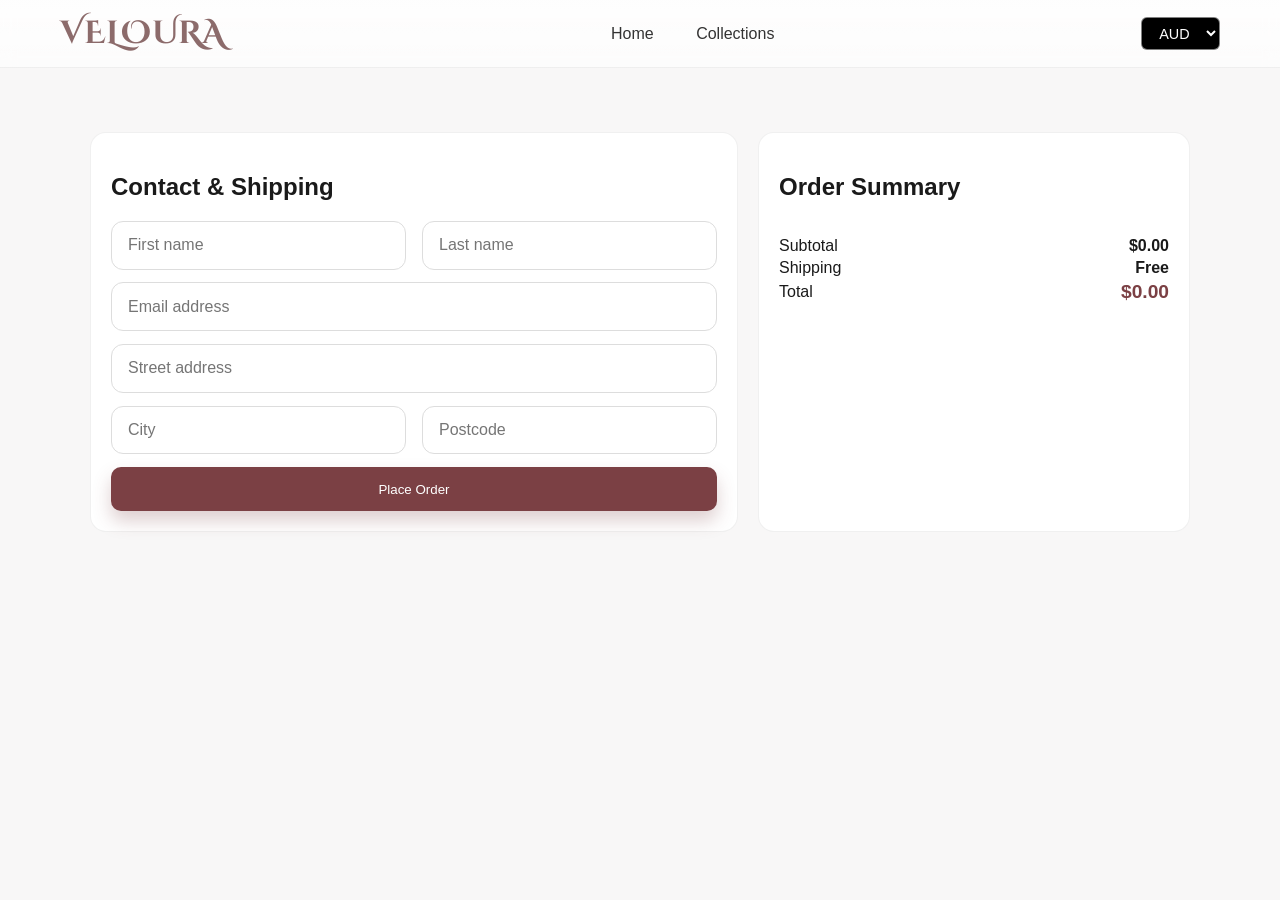
<file: checkout.html>
<!DOCTYPE html>
<html lang="en" data-theme="light" id="checkout-page">
  <head>
    <meta charset="UTF-8" />
    <meta name="viewport" content="width=device-width, initial-scale=1" />
    <title>Checkout • VELOURA</title>
    <link rel="preconnect" href="https://fonts.gstatic.com" crossorigin />
    <link
      href="https://fonts.googleapis.com/css2?family=Alfa+Slab+One&family=Cinzel:wght@600&family=Cinzel+Decorative&family=Sofia&display=swap"
      rel="stylesheet"
    />
    <link rel="stylesheet" href="style.css" />
  </head>
  <body>
    <header class="site-header">
      <div class="nav-wrap">
        <h1 class="logo">VELOURA</h1>
        <nav class="nav">
          <a href="index.html" data-nav>Home</a>
          <a href="collections.html" data-nav>Collections</a>
        </nav>
        <div class="header-actions">
          <select id="currency" title="Currency">
            <option value="AUD">AUD</option>
            <option value="USD">USD</option>
          </select>
        </div>
      </div>
    </header>

    <main class="section checkout">
      <div class="checkout-grid">
        <section class="panel">
          <h2>Contact & Shipping</h2>
          <form id="order-form" class="checkout-form" novalidate>
            <div class="grid-2">
              <input
                type="text"
                name="firstName"
                placeholder="First name"
                required
              />
              <input
                type="text"
                name="lastName"
                placeholder="Last name"
                required
              />
            </div>
            <input
              type="email"
              name="email"
              placeholder="Email address"
              required
            />
            <input
              type="text"
              name="address"
              placeholder="Street address"
              required
            />
            <div class="grid-2">
              <input type="text" name="city" placeholder="City" required />
              <input
                type="text"
                name="postcode"
                placeholder="Postcode"
                required
              />
            </div>
            <button type="submit" class="btn primary" style="width: 100%">
              Place Order
            </button>
          </form>
        </section>

        <aside class="panel">
          <h2>Order Summary</h2>
          <div id="summary-items" class="summary-items"></div>
          <div class="summary-row">
            <span>Subtotal</span><strong id="sum-sub">$0.00</strong>
          </div>
          <div class="summary-row">
            <span>Shipping</span><strong id="sum-ship">Free</strong>
          </div>
          <div class="summary-total">
            <span>Total</span><strong id="sum-total">$0.00</strong>
          </div>
        </aside>
      </div>
    </main>

    <div id="toast" class="toast" role="status" aria-live="polite"></div>
    <script src="script.js"></script>
    <script>
      (function checkout(){
        const wrap = document.getElementById('summary-items');
        const sub = document.getElementById('sum-sub');
        const tot = document.getElementById('sum-total');
        const items = (function(){ try{return JSON.parse(localStorage.getItem('veloura-cart')||'[]')}catch(e){return[]} })();

        function line(it){
          const el = document.createElement('div');
          el.className = 'summary-item';
          el.innerHTML = \`
            <img src="\${it.img}" alt="\${it.name}" />
            <div class="info">
              <div><strong>\${it.name}</strong></div>
              <div class="muted">Qty: \${it.qty}</div>
            </div>
            <div class="price">\${Currency.fmt(Currency.convertFromAUD(it.price * it.qty))}</div>\`;
          return el;
        }
        function render(){
          wrap.innerHTML = items.length ? '' : '<p>Your cart is empty.</p>';
          let subtotalAUD = 0;
          items.forEach(it=>{ wrap.appendChild(line(it)); subtotalAUD += it.price * it.qty; });
          sub.textContent = Currency.fmt(Currency.convertFromAUD(subtotalAUD));
          tot.textContent = Currency.fmt(Currency.convertFromAUD(subtotalAUD)); // free shipping
        }
        render();

        document.getElementById('order-form')?.addEventListener('submit', (e)=>{
          e.preventDefault();
          localStorage.removeItem('veloura-cart');
          showToast('Order placed successfully');
          setTimeout(()=>{ window.location.href='index.html'; }, 1200);
        });
      })();
    </script>
  </body>
</html>
</file>
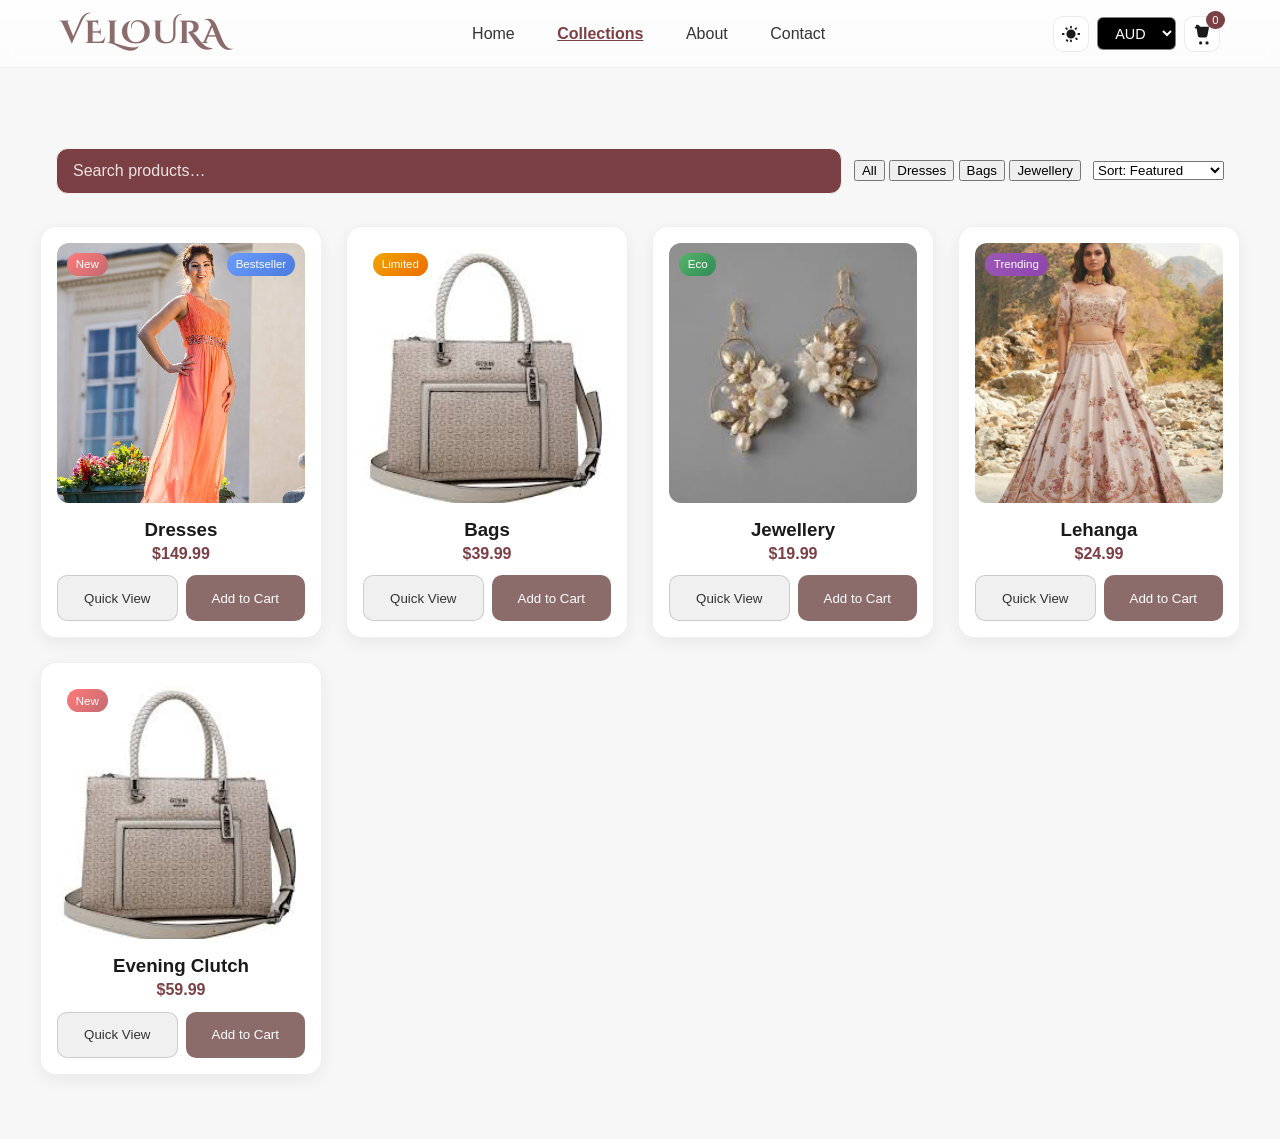
<file: collections.html>
<!DOCTYPE html>
<html lang="en" data-theme="light">
  <head>
    <meta charset="UTF-8" />
    <meta name="viewport" content="width=device-width, initial-scale=1" />
    <title>Collections • VELOURA</title>
    <link rel="preconnect" href="https://fonts.gstatic.com" crossorigin />
    <link
      href="https://fonts.googleapis.com/css2?family=Alfa+Slab+One&family=Cinzel:wght@600&family=Cinzel+Decorative&family=Sofia&display=swap"
      rel="stylesheet"
    />
    <link rel="stylesheet" href="style.css" />
  </head>
  <body>
    <header class="site-header">
      <div class="nav-wrap">
        <h1 class="logo">VELOURA</h1>
        <nav class="nav">
          <a href="index.html" data-nav>Home</a>
          <a href="collections.html" class="active" data-nav>Collections</a>
          <a href="index.html#about" data-nav>About</a>
          <a href="index.html#contact" data-nav>Contact</a>
        </nav>
        <div class="header-actions">
          <button
            id="theme-toggle"
            class="icon-btn"
            aria-label="Toggle theme"
            title="Toggle theme"
          >
            <svg viewBox="0 0 24 24" width="22" height="22" fill="currentColor">
              <path
                d="M12 3a1 1 0 0 1 1 1v1a1 1 0 1 1-2 0V4a1 1 0 0 1 1-1Zm6.364 2.05a1 1 0 0 1 0 1.414l-.707.707a1 1 0 0 1-1.414-1.414l.707-.707a1 1 0 0 1 1.414 0ZM21 11a1 1 0 1 1 0 2h-1a1 1 0 1 1 0-2h1ZM6.05 5.05a1 1 0 0 1 1.414 0l.707.707A1 1 0 1 1 6.757 7.17l-.707-.707a1 1 0 0 1 0-1.414ZM12 18a1 1 0 0 1 1 1v1a1 1 0 1 1-2 0v-1a1 1 0 0 1 1-1Zm7.071-1.071a1 1 0 0 1-1.414 1.414l-.707-.707a1 1 0 1 1 1.414-1.414l.707.707ZM4 11a1 1 0 1 1 0 2H3a1 1 0 1 1 0-2h1Zm2.636 6.95a1 1 0 0 1 1.414 0l.707.707A1 1 0 0 1 7.343 20.07l-.707-.707a1 1 0 0 1 0-1.414ZM12 7a5 5 0 1 1 0 10 5 5 0 0 1 0-10Z"
              />
            </svg>
          </button>
          <select id="currency" title="Currency">
            <option value="AUD">AUD</option>
            <option value="USD">USD</option>
          </select>
          <button
            id="cart-button"
            class="icon-btn"
            aria-label="Open cart"
            title="Cart"
          >
            <svg viewBox="0 0 24 24" width="22" height="22" fill="currentColor">
              <path
                d="M7 4h-.76a1 1 0 1 1 0-2H7a3 3 0 0 1 2.83 2h8.77a1 1 0 0 1 .98 1.2l-1.8 9a2 2 0 0 1-1.96 1.6H9.5a2 2 0 0 1-1.96-1.6L6.18 6H5a1 1 0 1 1 0-2h1.1A3 3 0 0 1 7 4Zm3.5 16a1.75 1.75 0 1 1 0 3.5 1.75 1.75 0 0 1 0-3.5Zm7 0a1.75 1.75 0 1 1 0 3.5 1.75 1.75 0 0 1 0-3.5Z"
              />
            </svg>
            <span id="cart-badge" class="badge">0</span>
          </button>
        </div>
      </div>
    </header>

    <main class="section">
      <div class="toolbar">
        <input id="search" type="search" placeholder="Search products…" />
        <div class="chips" id="filters">
          <button class="chip active" data-filter="all">All</button>
          <button class="chip" data-filter="dresses">Dresses</button>
          <button class="chip" data-filter="bags">Bags</button>
          <button class="chip" data-filter="jewellery">Jewellery</button>
        </div>
        <select id="sort">
          <option value="featured">Sort: Featured</option>
          <option value="price-asc">Price: Low to High</option>
          <option value="price-desc">Price: High to Low</option>
          <option value="name-asc">Name: A → Z</option>
          <option value="name-desc">Name: Z → A</option>
        </select>
      </div>

      <div id="grid" class="product-grid">
        <!-- Dresses -->
        <article
          class="product-card"
          data-category="dresses"
          data-name="Dresses"
          data-price="149.99"
          data-desc="Modern silhouette with artisanal details."
          data-tags="new,bestseller"
        >
          <div class="media">
            <img
              src="assets/images/image1.jpg"
              alt="Dress"
              loading="lazy"
              decoding="async"
            />
            <span class="tag badge-new">New</span>
            <span class="tag badge-hit">Bestseller</span>
          </div>
          <h3>Dresses</h3>
          <p class="price" data-currency="$">$149.99</p>
          <div class="card-actions">
            <button class="btn ghost quick-view" data-quick>Quick View</button>
            <button class="btn add-cart" data-id="dress-1">Add to Cart</button>
          </div>
        </article>

        <!-- Bags -->
        <article
          class="product-card"
          data-category="bags"
          data-name="Bags"
          data-price="39.99"
          data-desc="Compact crossbody with premium hardware."
          data-tags="limited"
        >
          <div class="media">
            <img
              src="assets/images/bag1.jpeg"
              alt="Bag"
              loading="lazy"
              decoding="async"
            />
            <span class="tag badge-ltd">Limited</span>
          </div>
          <h3>Bags</h3>
          <p class="price" data-currency="$">$39.99</p>
          <div class="card-actions">
            <button class="btn ghost quick-view" data-quick>Quick View</button>
            <button class="btn add-cart" data-id="bag-1">Add to Cart</button>
          </div>
        </article>

        <!-- Jewellery -->
        <article
          class="product-card"
          data-category="jewellery"
          data-name="Jewellery"
          data-price="19.99"
          data-desc="Hand-finished earrings with hypoallergenic metal."
          data-tags="eco"
        >
          <div class="media">
            <img
              src="assets/images/accessory1.jpeg"
              alt="Jewellery"
              loading="lazy"
              decoding="async"
            />
            <span class="tag badge-eco">Eco</span>
          </div>
          <h3>Jewellery</h3>
          <p class="price" data-currency="$">$19.99</p>
          <div class="card-actions">
            <button class="btn ghost quick-view" data-quick>Quick View</button>
            <button class="btn add-cart" data-id="jewel-1">Add to Cart</button>
          </div>
        </article>

        <article
          class="product-card"
          data-category="accessories"
          data-name="Lehanga"
          data-price="24.99"
          data-desc="Lightweight chiffon lehenga with soft drape."
          data-tags="trending"
        >
          <div class="media">
            <img
              src="assets/images/lehenga.webp"
              alt="Lehanga"
              loading="lazy"
              decoding="async"
            />
            <span class="tag badge-trend">Trending</span>
          </div>
          <h3>Lehanga</h3>
          <p class="price" data-currency="$">$24.99</p>
          <div class="card-actions">
            <button class="btn ghost quick-view" data-quick>Quick View</button>
            <button class="btn add-cart" data-id="scarf-1">Add to Cart</button>
          </div>
        </article>

        <!-- Clutch -->
        <article
          class="product-card"
          data-category="bags"
          data-name="Evening Clutch"
          data-price="59.99"
          data-desc="Sleek satin clutch for nights out."
          data-tags="new"
        >
          <div class="media">
            <img
              src="assets/images/bag1.jpeg"
              alt="Evening Clutch"
              loading="lazy"
              decoding="async"
            />
            <span class="tag badge-new">New</span>
          </div>
          <h3>Evening Clutch</h3>
          <p class="price" data-currency="$">$59.99</p>
          <div class="card-actions">
            <button class="btn ghost quick-view" data-quick>Quick View</button>
            <button class="btn add-cart" data-id="clutch-1">Add to Cart</button>
          </div>
        </article>
      </div>
    </main>

    <!-- Cart Drawer -->
    <aside id="cart-drawer" class="cart-drawer" aria-hidden="true">
      <div class="cart-panel">
        <div class="cart-header">
          <h3>Your Cart</h3>
          <button id="cart-close" class="icon-btn" aria-label="Close cart">
            &times;
          </button>
        </div>
        <div id="cart-items" class="cart-items"></div>
        <div class="cart-footer">
          <div class="cart-total">
            <span>Total</span>
            <strong id="cart-total">$0.00</strong>
          </div>
          <button class="btn primary" id="checkout">Checkout</button>
        </div>
      </div>
      <div id="cart-backdrop" class="cart-backdrop"></div>
    </aside>

    <div id="toast" class="toast" role="status" aria-live="polite"></div>
    <script src="script.js"></script>
  </body>
</html>
</file>
<file: style.css>
:root {
  --bg: #f8f7f7;
  --ink: #1a1a1a;
  --brand: #8c6b6b;
  --brand-2: #7b4044;
  --card: #ffffff;
  --muted: #666;
  --ring: rgba(124, 58, 58, 0.35);
}
* {
  box-sizing: border-box;
}
html {
  scroll-behavior: smooth;
}
body {
  margin: 0;
  font-family: Arial, sans-serif;
  color: var(--ink);
  background: var(--bg);
}

/* Sticky Header */
.site-header {
  position: sticky;
  top: 0;
  z-index: 50;
  backdrop-filter: blur(8px);
  background: linear-gradient(
    180deg,
    rgba(255, 255, 255, 0.85),
    rgba(255, 255, 255, 0.6)
  );
  border-bottom: 1px solid rgba(0, 0, 0, 0.06);
}
.nav-wrap {
  max-width: 1200px;
  margin: 0 auto;
  padding: 12px 20px;
  display: flex;
  align-items: center;
  justify-content: space-between;
}
.logo {
  margin: 0;
  font-family: "Cinzel Decorative", cursive;
  color: var(--brand);
  letter-spacing: 1px;
}
.nav a {
  color: #333;
  text-decoration: none;
  margin-left: 18px;
  padding: 8px 10px;
  border-radius: 10px;
}
.nav a:hover {
  background: rgba(140, 107, 107, 0.1);
}
.nav a.active {
  color: var(--brand-2);
  font-weight: 600;
  text-decoration: underline;
}

/* Hero */
.hero {
  min-height: 75vh;
  display: grid;
  place-items: center;
  padding: 4rem 1.25rem;
  background-image: linear-gradient(rgba(0, 0, 0, 0.35), rgba(0, 0, 0, 0.35)),
    url("assets/images/bg1.jpg");
  background-size: cover;
  background-position: center;
  border-bottom-left-radius: 24px;
  border-bottom-right-radius: 24px;
}
.hero-inner {
  text-align: center;
  color: #f5f4f4;
  max-width: 900px;
  padding: 2rem;
  background: rgba(75, 72, 72, 0.664);
  border: 1px solid rgba(255, 255, 255, 0.2);
  border-radius: 24px;
  backdrop-filter: blur(6px);
}
.hero h2 {
  font-family: "Alfa Slab One", cursive;
  font-weight: 400;
  font-size: clamp(28px, 4vw, 44px);
  margin: 0 0 0.5rem;
}
.hero p {
  font-family: "Sofia", sans-serif;
  font-size: 1.1rem;
  opacity: 0.95;
  margin: 0.25rem 0 1.25rem;
}

/* Buttons */
.btn {
  display: inline-block;
  padding: 0.8rem 1.1rem;
  border-radius: 999px;
  border: 1px solid transparent;
  cursor: pointer;
  transition: transform 0.15s ease, box-shadow 0.15s ease;
}
.btn:active {
  transform: translateY(1px);
}
.btn.primary {
  background: var(--brand-2);
  color: #fff;
  box-shadow: 0 10px 18px rgba(123, 64, 68, 0.25);
}
.btn.primary:hover {
  box-shadow: 0 14px 24px rgba(123, 64, 68, 0.35);
}
.btn.ghost {
  background: transparent;
  color: #fff;
  border-color: rgba(255, 255, 255, 0.55);
}
.hero-cta {
  display: flex;
  gap: 0.75rem;
  justify-content: center;
  flex-wrap: wrap;
}

/* Collections */
.collections {
  padding: 3rem 1.25rem;
  background: #fff;
  text-align: center;
}
.collections-title {
  font-family: "Cinzel", serif;
  font-size: 2rem;
  margin: 0 0 1.5rem;
  color: #111;
  opacity: 0;
  animation: fadeIn 1.2s ease forwards;
}
@keyframes fadeIn {
  to {
    opacity: 1;
  }
}

.product-grid {
  max-width: 1200px;
  margin: 0 auto;
  display: grid;
  gap: 1.5rem;
  grid-template-columns: repeat(auto-fit, minmax(240px, 1fr));
}
.product-card {
  background: var(--card);
  padding: 1rem;
  border-radius: 16px;
  text-align: center;
  border: 1px solid rgba(0, 0, 0, 0.06);
  box-shadow: 0 6px 18px rgba(0, 0, 0, 0.06);
  transition: transform 0.25s ease, box-shadow 0.25s ease,
    border-color 0.25s ease;
}
.product-card:hover {
  transform: translateY(-6px);
  box-shadow: 0 16px 32px rgba(0, 0, 0, 0.12);
  border-color: var(--ring);
}
.product-card img {
  width: 100%;
  height: 260px;
  object-fit: cover;
  border-radius: 12px;
}
.product-card h3 {
  margin: 0.75rem 0 0.25rem;
  font-weight: 700;
}
.product-card p {
  color: var(--brand);
  font-weight: 700;
  margin: 0 0 0.8rem;
}
.product-card .btn {
  width: 85%;
  background: var(--brand);
  color: #fff;
}
.product-card .btn:hover {
  filter: brightness(1.05);
}

/* About */
.section {
  padding: 4rem 1.25rem;
}
.about .container,
.contact .container {
  max-width: 1100px;
  margin: 0 auto;
}
.about .container {
  display: grid;
  gap: 1.5rem;
  grid-template-columns: repeat(auto-fit, minmax(280px, 1fr));
}
.about-text {
  background: #fff;
  border: 1px solid rgba(0, 0, 0, 0.06);
  border-radius: 16px;
  padding: 1.5rem;
}
.about-text h2 {
  margin-top: 0;
  font-family: "Cinzel", serif;
}
.about-card {
  background: #fff;
  border: 1px solid rgba(0, 0, 0, 0.06);
  border-radius: 16px;
  overflow: hidden;
}
.about-card img {
  display: block;
  width: 100%;
  height: 100%;
  object-fit: cover;
}

/* Contact */
.contact .contact-form {
  background: #fff;
  padding: 1.5rem;
  border: 1px solid rgba(0, 0, 0, 0.06);
  border-radius: 16px;
}
.grid-2 {
  display: grid;
  gap: 1rem;
  grid-template-columns: 1fr 1fr;
}
input,
textarea {
  width: 100%;
  padding: 0.9rem 1rem;
  border-radius: 12px;
  border: 1px solid #ddd;
  outline: none;
  transition: border-color 0.2s ease, box-shadow 0.2s ease;
  font-size: 1rem;
}
input:focus,
textarea:focus {
  border-color: var(--ring);
  box-shadow: 0 0 0 4px rgba(124, 58, 58, 0.12);
}
textarea {
  resize: vertical;
}

/* Footer */
footer {
  background: #fff;
  color: var(--brand-2);
  text-align: center;
  padding: 1.25rem;
  border-top: 1px solid rgba(0, 0, 0, 0.06);
}
.socials {
  margin-top: 0.5rem;
  display: flex;
  gap: 0.75rem;
  justify-content: center;
}
.socials a {
  color: var(--brand-2);
}
.socials a:hover {
  color: var(--brand);
}

/* Bounce */
.bounce {
  animation: bounce 5s infinite;
}
@keyframes bounce {
  0%,
  100% {
    transform: translateY(0);
  }
  50% {
    transform: translateY(-10px);
  }
}

/* Toast */
.toast {
  position: fixed;
  left: 50%;
  transform: translateX(-50%);
  bottom: 24px;
  background: #111;
  color: #fff;
  padding: 0.8rem 1rem;
  border-radius: 12px;
  opacity: 0;
  pointer-events: none;
  transition: opacity 0.2s ease, transform 0.2s ease;
  box-shadow: 0 12px 28px rgba(0, 0, 0, 0.25);
}

/* Responsive */
@media (max-width: 768px) {
  .hero {
    min-height: 60vh;
  }
  .grid-2 {
    grid-template-columns: 1fr;
  }
}
/* ===== Collections Page UI ===== */
.header-actions {
  display: flex;
  gap: 0.5rem;
  align-items: center;
}
.icon-btn {
  position: relative;
  display: inline-grid;
  place-items: center;
  width: 36px;
  height: 36px;
  border-radius: 10px;
  border: 1px solid rgba(0, 0, 0, 0.08);
  background: #fff;
  color: var(--ink);
  cursor: pointer;
}
.icon-btn:hover {
  background: rgba(0, 0, 0, 0.04);
}
.badge {
  position: absolute;
  top: -6px;
  right: -6px;
  background: var(--brand-2);
  color: #fff;
  border-radius: 999px;
  padding: 0 0.4rem;
  font-size: 0.7rem;
  line-height: 18px;
  height: 18px;
  min-width: 18px;
  text-align: center;
}

/* Toolbar */
.toolbar {
  max-width: 1200px;
  margin: 1rem auto 2rem;
  display: grid;
  grid-template-columns: 1fr auto auto;
  gap: 0.75rem;
  align-items: center;
  padding: 0 1rem;
}
#search {
  padding: 0.8rem 1rem;
  border: 1px solid #f6f0f0;
  border-radius: 12px;
  width: 100%;
  background: #7b4044;
  color: #fff;
}
#search::placeholder {
  color: rgba(255, 255, 255, 0.85);
} /* <-- close brace */

/* Compact sort button under grid */
.sort-compact {
  max-width: 1200px;
  margin: 0.5rem auto 0;
  padding: 0 1rem;
  display: flex;
  justify-content: flex-end;
}
.sort-chip {
  background: #7b4044;
  color: #fff;
  border: 0;
  border-radius: 999px;
  padding: 0.45rem 0.9rem;
  font-size: 0.85rem;
  cursor: pointer;
  transition: transform 0.15s ease, filter 0.2s ease;
}
.sort-chip:active {
  transform: translateY(1px);
}
.sort-chip:hover {
  filter: brightness(1.06);
}

@media (max-width: 900px) {
  .toolbar {
    grid-template-columns: 1fr 1fr;
    grid-auto-rows: min-content;
  }
  #sort {
    grid-column: 1 / -1;
    background: #7b4044;
    color: #7b4044;
  }
}

.product-card .price {
  color: var(--brand-2);
}

/* ===== Cart Drawer ===== */
.cart-drawer {
  position: fixed;
  inset: 0;
  display: none;
}
.cart-drawer.open {
  display: block;
}
.cart-backdrop {
  position: absolute;
  inset: 0;
  background: rgba(0, 0, 0, 0.35);
  opacity: 0;
  transition: opacity 0.2s;
}
.cart-panel {
  position: absolute;
  right: 0;
  top: 0;
  height: 100%;
  width: min(92vw, 380px);
  background: #fff;
  border-left: 1px solid rgba(0, 0, 0, 0.08);
  transform: translateX(100%);
  transition: transform 0.25s ease;
  display: flex;
  flex-direction: column;
}
.cart-drawer.open .cart-backdrop {
  opacity: 1;
}
.cart-drawer.open .cart-panel {
  transform: translateX(0);
}

.cart-header {
  display: flex;
  justify-content: space-between;
  align-items: center;
  padding: 1rem;
  border-bottom: 1px solid rgba(0, 0, 0, 0.06);
}
.cart-items {
  padding: 1rem;
  flex: 1;
  overflow: auto;
  display: grid;
  gap: 0.75rem;
}
.cart-item {
  display: grid;
  grid-template-columns: 64px 1fr auto;
  gap: 0.75rem;
  align-items: center;
  border: 1px solid rgba(0, 0, 0, 0.06);
  border-radius: 12px;
  padding: 0.5rem;
  background: #fff;
}
.cart-item img {
  width: 64px;
  height: 64px;
  object-fit: cover;
  border-radius: 8px;
}
.qty {
  display: flex;
  align-items: center;
  gap: 0.35rem;
}
.qty button {
  width: 28px;
  height: 28px;
  border-radius: 8px;
  border: 1px solid #ddd;
  background: #fff;
  cursor: pointer;
}
.cart-footer {
  border-top: 1px solid rgba(0, 0, 0, 0.06);
  padding: 1rem;
  display: grid;
  gap: 0.75rem;
}
.cart-total {
  display: flex;
  justify-content: space-between;
  align-items: center;
  font-size: 1.05rem;
}

/* ===== Dark Theme ===== */
@media (prefers-color-scheme: dark) {
  :root {
    color-scheme: dark;
  }
}
html[data-theme="dark"] {
  --bg: #111316;
  --ink: #e9e9e9;
  --card: #17191d;
  --brand: #b49393;
  --brand-2: #c36a70;
  --muted: #aaa;
  --ring: rgba(195, 106, 112, 0.35);
  background: var(--bg);
  color: var(--ink);
}
html[data-theme="dark"] .site-header {
  background: linear-gradient(
    180deg,
    rgba(18, 20, 23, 0.7),
    rgba(18, 20, 23, 0.5)
  );
  border-bottom: 1px solid rgba(255, 255, 255, 0.06);
}
html[data-theme="dark"] .icon-btn,
html[data-theme="dark"] .about-text,
html[data-theme="dark"] .about-card,
html[data-theme="dark"] .contact .contact-form,
html[data-theme="dark"] .product-card,
html[data-theme="dark"] footer {
  background: var(--card);
  border-color: rgba(255, 255, 255, 0.08);
  color: var(--ink);
}
html[data-theme="dark"] #search,
html[data-theme="dark"] #sort,
html[data-theme="dark"] .chip {
  background: var(--card);
  border-color: rgba(255, 255, 255, 0.1);
  color: var(--ink);
}
html[data-theme="dark"] .cart-panel {
  background: var(--card);
  color: var(--ink);
}
/* ===== Badges on product cards ===== */
.product-card .media {
  position: relative;
}
.product-card .media img {
  width: 100%;
  height: 260px;
  object-fit: cover;
  border-radius: 12px;
}
.tag {
  position: absolute;
  top: 10px;
  left: 10px;
  padding: 0.35rem 0.55rem;
  font-size: 0.72rem;
  border-radius: 999px;
  color: #fff;
  backdrop-filter: blur(6px);
}
.badge-new {
  background: linear-gradient(135deg, #ff7a7a, #c36a70);
}
.badge-hit {
  left: auto;
  right: 10px;
  background: linear-gradient(135deg, #6a9cff, #4b7bdc);
}
.badge-eco {
  background: linear-gradient(135deg, #58b368, #2e8b57);
}
.badge-ltd {
  background: linear-gradient(135deg, #f0a500, #ef6c00);
}
.badge-trend {
  background: linear-gradient(135deg, #9b59b6, #8e44ad);
}

.product-card .card-actions {
  display: flex;
  gap: 0.5rem;
  justify-content: center;
  margin-top: 0.6rem;
}
.btn.ghost {
  background: transparent;
  border: 1px solid rgba(0, 0, 0, 0.15);
  color: var(--ink);
}
html[data-theme="dark"] .btn.ghost {
  border-color: rgba(255, 255, 255, 0.18);
}

/* ===== Modal ===== */
.modal {
  position: fixed;
  inset: 0;
  display: none;
  z-index: 60;
}
.modal.open {
  display: block;
}
.modal-backdrop {
  position: absolute;
  inset: 0;
  background: rgba(0, 0, 0, 0.45);
  opacity: 0;
  transition: opacity 0.2s;
}
.modal-card {
  position: absolute;
  inset: auto 0 0 0;
  margin: auto;
  max-width: 960px;
  width: 94vw;
  background: #fff;
  color: var(--ink);
  border-radius: 16px;
  border: 1px solid rgba(0, 0, 0, 0.06);
  box-shadow: 0 24px 60px rgba(0, 0, 0, 0.35);
  transform: translateY(12px);
  opacity: 0;
  transition: transform 0.25s ease, opacity 0.25s ease;
  padding: 1rem;
}
.modal.open .modal-backdrop {
  opacity: 1;
}
.modal.open .modal-card {
  transform: translateY(0);
  opacity: 1;
}

.modal-close {
  position: absolute;
  top: 10px;
  right: 10px;
}
.modal-body {
  display: grid;
  gap: 1rem;
  grid-template-columns: 1.2fr 1fr;
}
.modal-media img {
  width: 100%;
  height: 100%;
  max-height: 520px;
  object-fit: cover;
  border-radius: 12px;
}
.modal-info h3 {
  margin: 0.25rem 0;
}
.tags {
  display: flex;
  gap: 0.4rem;
  flex-wrap: wrap;
  margin: 0.2rem 0 0.6rem;
}
.tags .tag {
  position: static;
  font-size: 0.68rem;
  padding: 0.32rem 0.5rem;
}
.modal-buy {
  display: flex;
  align-items: center;
  justify-content: space-between;
  gap: 0.75rem;
  margin-top: 0.75rem;
}
.modal-buy strong {
  font-size: 1.25rem;
  color: var(--brand-2);
}

@media (max-width: 900px) {
  .modal-body {
    grid-template-columns: 1fr;
  }
}

html[data-theme="dark"] .modal-card {
  background: var(--card);
  border-color: rgba(255, 255, 255, 0.08);
  color: var(--ink);
}
/* Currency control */
.header-actions select#currency {
  padding: 0.5rem 0.75rem;
  border: 1px solid #ddd;
  border-radius: 10px;
  background: #fff;
  cursor: pointer;
}
html[data-theme="dark"] .header-actions select#currency {
  background: var(--card);
  border-color: rgba(255, 255, 255, 0.12);
  color: var(--ink);
}
/* ===== Checkout ===== */
.checkout-grid {
  max-width: 1100px;
  margin: 0 auto;
  display: grid;
  gap: 1.25rem;
  grid-template-columns: 1.2fr 0.8fr;
}
.panel {
  background: #fff;
  border: 1px solid rgba(0, 0, 0, 0.06);
  border-radius: 16px;
  padding: 1.25rem;
}
.checkout-form input {
  margin-bottom: 0.8rem;
}
.summary-items {
  display: grid;
  gap: 0.75rem;
  margin-bottom: 1rem;
}
.summary-item {
  display: grid;
  grid-template-columns: 64px 1fr auto;
  gap: 0.75rem;
  align-items: center;
}
.summary-item img {
  width: 64px;
  height: 64px;
  object-fit: cover;
  border-radius: 8px;
}
.summary-row,
.summary-total {
  display: flex;
  justify-content: space-between;
  align-items: center;
  margin: 0.25rem 0;
}
.summary-total strong {
  font-size: 1.2rem;
  color: var(--brand-2);
}

html[data-theme="dark"] .panel {
  background: var(--card);
  border-color: rgba(255, 255, 255, 0.08);
}

@media (max-width: 900px) {
  .checkout-grid {
    grid-template-columns: 1fr;
  }
}
/* ===== Currency Dropdown Styling ===== */
.header-actions select#currency {
  padding: 0.4rem 0.8rem;
  border: 1px solid rgba(255, 255, 255, 0.5);
  border-radius: 6px;
  background: black; /* make background blend with header */
  color: white; /* white text */
  font-size: 0.9rem;
  cursor: pointer;
}

/* On hover/focus */
.header-actions select#currency:hover,
.header-actions select#currency:focus {
  border-color: #fff;
  outline: none;
  background: rgba(255, 255, 255, 0.15);
}
/* ===== Testimonials ===== */
.testimonials {
  background: radial-gradient(
      1200px 500px at 50% -20%,
      rgba(123, 64, 68, 0.1),
      transparent 60%
    ),
    #fff;
}
html[data-theme="dark"] .testimonials {
  background: radial-gradient(
      1200px 500px at 50% -20%,
      rgba(195, 106, 112, 0.12),
      transparent 60%
    ),
    var(--bg);
}

.t-wrap {
  max-width: 1100px;
  margin: 0 auto;
  padding: 0 1rem;
}
.t-head {
  display: flex;
  align-items: center;
  justify-content: space-between;
  margin-bottom: 1rem;
}
.t-head h2 {
  margin: 0;
  font-family: "Cinzel", serif;
}

.t-ctrls {
  display: flex;
  gap: 0.5rem;
}
.t-ctrls .icon-btn {
  width: 40px;
  height: 40px;
  border-radius: 12px;
}

.t-track {
  display: flex;
  gap: 1rem;
  padding: 0.25rem;
  overflow-x: auto;
  scroll-snap-type: x mandatory;
  scrollbar-width: none;
}
.t-track::-webkit-scrollbar {
  display: none;
}

.t-card {
  scroll-snap-align: start;
  min-width: clamp(280px, 45%, 520px);
  background: linear-gradient(
    180deg,
    rgba(255, 255, 255, 0.8),
    rgba(255, 255, 255, 0.7)
  );
  border: 1px solid rgba(0, 0, 0, 0.06);
  border-radius: 16px;
  padding: 1.1rem 1.1rem 1rem;
  box-shadow: 0 10px 28px rgba(0, 0, 0, 0.08);
  backdrop-filter: blur(6px);
  display: flex;
  flex-direction: column;
  justify-content: space-between;
}
html[data-theme="dark"] .t-card {
  background: linear-gradient(
    180deg,
    rgba(23, 25, 29, 0.9),
    rgba(23, 25, 29, 0.8)
  );
  border-color: rgba(255, 255, 255, 0.08);
}

.t-stars {
  color: #f2b01e;
  letter-spacing: 0.12rem;
  font-size: 1rem;
}
.t-quote {
  margin: 0.5rem 0 1rem;
  font-size: 1.02rem;
  line-height: 1.55;
  color: var(--ink);
}
html[data-theme="dark"] .t-quote {
  color: var(--ink);
}

.t-user {
  display: flex;
  align-items: center;
  gap: 0.75rem;
}
.t-avatar {
  width: 44px;
  height: 44px;
  border-radius: 50%;
  background: conic-gradient(from 0deg, #c36a70, #8c6b6b, #c36a70);
  display: grid;
  place-items: center;
  color: #fff;
  font-weight: 700;
  box-shadow: 0 6px 16px rgba(0, 0, 0, 0.12);
}
.t-avatar::after {
  content: attr(data-initials);
  font-size: 0.85rem;
}
.t-user strong {
  display: block;
  font-size: 0.95rem;
}
.t-user span {
  display: block;
  font-size: 0.82rem;
  color: var(--muted);
}
/* ===== Testimonial Stats ===== */
.t-stats {
  display: grid;
  grid-template-columns: repeat(4, minmax(120px, 1fr));
  gap: 1rem;
  margin: 0.75rem 0 1.25rem;
}
.t-stats .stat {
  background: linear-gradient(
    180deg,
    rgba(255, 255, 255, 0.9),
    rgba(255, 255, 255, 0.8)
  );
  border: 1px solid rgba(0, 0, 0, 0.06);
  border-radius: 16px;
  padding: 0.9rem 0.75rem;
  text-align: center;
  box-shadow: 0 8px 24px rgba(0, 0, 0, 0.06);
}
html[data-theme="dark"] .t-stats .stat {
  background: linear-gradient(
    180deg,
    rgba(23, 25, 29, 0.9),
    rgba(23, 25, 29, 0.8)
  );
  border-color: rgba(255, 255, 255, 0.08);
}
.t-stats .num {
  font-family: "Cinzel", serif;
  font-size: clamp(22px, 4vw, 36px);
  color: var(--brand-2);
  line-height: 1;
}
.t-stats .lbl {
  margin-top: 0.35rem;
  color: var(--muted);
  font-size: 0.9rem;
}

@media (max-width: 900px) {
  .t-stats {
    grid-template-columns: repeat(2, 1fr);
  }
}
.contact {
  padding: 3rem;
  background: #f8f8f8;
  text-align: center;
  border-top: 2px solid #8c6b6b;
}

.contact h2 {
  font-family: "Cinzel", serif;
  font-size: 2.5rem;
  margin-bottom: 1.5rem;
  color: #7b4044;
}

.contact-form {
  max-width: 600px;
  margin: 0 auto 2rem;
  display: flex;
  flex-direction: column;
  gap: 1rem;
}

.contact-form input,
.contact-form textarea {
  width: 100%;
  padding: 0.8rem;
  border: 1px solid #ccc;
  border-radius: 6px;
  font-size: 1rem;
}

.contact-form button {
  background: #7b4044;
  color: #fff;
  padding: 0.8rem;
  border: none;
  border-radius: 6px;
  font-size: 1rem;
  cursor: pointer;
  transition: background 0.3s ease;
}

.contact-form button:hover {
  background: #5a2b2f;
}

.contact-info {
  font-size: 1.1rem;
  color: #333;
  margin-top: 1rem;
}

.contact-info p {
  margin: 0.5rem 0;
}
/*FORM POPUP ENQUIRY*/
/* Utility */
.container {
  max-width: 1100px;
  margin: 0 auto;
  padding: 0 1rem;
}
.grid-2 {
  display: grid;
  gap: 1rem;
  grid-template-columns: 1fr 1fr;
}
@media (max-width: 640px) {
  .grid-2 {
    grid-template-columns: 1fr;
  }
}
.btn {
  padding: 0.9rem 1.2rem;
  border-radius: 10px;
  border: 0;
  cursor: pointer;
}
.btn.primary {
  background: #7b4044;
  color: #fff;
}
.btn.ghost {
  background: #f0f0f0;
  color: #333;
}

/* Enquiry Button */
.contact-action {
  margin-top: 1rem;
  display: flex;
  justify-content: center;
}
.enquiry-btn {
  display: inline-flex;
  align-items: center;
  gap: 0.6rem;
  background: #7b4044;
  color: #fff;
  border: 0;
  padding: 0.8rem 1.1rem;
  border-radius: 999px;
  font-weight: 600;
  letter-spacing: 0.3px;
  box-shadow: 0 6px 18px rgba(123, 64, 68, 0.25);
  transition: transform 0.15s ease, box-shadow 0.2s ease;
}
.enquiry-btn svg {
  display: block;
}
.enquiry-btn:hover {
  transform: translateY(-1px);
  box-shadow: 0 10px 24px rgba(123, 64, 68, 0.3);
}
.enquiry-btn:active {
  transform: translateY(0);
}

/* Modal */
.modal {
  position: fixed;
  inset: 0;
  display: none;
}
.modal.is-open {
  display: block;
}
.modal-backdrop {
  position: absolute;
  inset: 0;
  background: rgba(0, 0, 0, 0.45);
  backdrop-filter: blur(2px);
  opacity: 0;
  animation: fadeIn 0.2s ease forwards;
}
.modal-panel {
  position: relative;
  max-width: 620px;
  margin: 5vh auto;
  background: #fff;
  border-radius: 20px;
  padding: 1.2rem;
  box-shadow: 0 30px 80px rgba(0, 0, 0, 0.25);
  transform: translateY(20px) scale(0.98);
  opacity: 0;
  animation: popIn 0.22s ease forwards;
}
@keyframes fadeIn {
  to {
    opacity: 1;
  }
}
@keyframes popIn {
  to {
    opacity: 1;
    transform: translateY(0) scale(1);
  }
}

.modal-header {
  display: flex;
  align-items: center;
  gap: 0.8rem;
  padding: 0.6rem 0 1rem;
  border-bottom: 1px solid #eee;
}
.modal-icon {
  width: 42px;
  height: 42px;
  border-radius: 12px;
  display: grid;
  place-items: center;
  background: radial-gradient(
    120% 120% at 20% 20%,
    #7b4044 0%,
    #8c6b6b 55%,
    #b58a8d 100%
  );
  color: #fff;
}
.modal-header h3 {
  margin: 0;
  font-family: "Cinzel", serif;
  font-size: 1.25rem;
  color: #2b2b2b;
  letter-spacing: 0.5px;
}

.modal-close {
  position: absolute;
  top: 0.6rem;
  right: 0.6rem;
  width: 38px;
  height: 38px;
  border-radius: 12px;
  border: 0;
  background: #f3f3f3;
  color: #111;
  font-size: 1.2rem;
  cursor: pointer;
}
.modal-close:hover {
  background: #e9e9e9;
}

.modal-form {
  padding: 1rem 0;
  display: flex;
  flex-direction: column;
  gap: 1rem;
}
.modal-form input,
.modal-form textarea {
  width: 100%;
  padding: 0.9rem 1rem;
  border: 1px solid #ddd;
  border-radius: 12px;
  font-size: 1rem;
  background: #fff;
}
.modal-form input:focus,
.modal-form textarea:focus {
  outline: 3px solid rgba(123, 64, 68, 0.15);
  border-color: #7b4044;
}
.modal-actions {
  display: flex;
  gap: 0.8rem;
  justify-content: flex-end;
  padding-top: 0.5rem;
}

/* Contact section polish (optional but recommended) */
.contact.section .btn.primary {
  border-radius: 12px;
}
/* Utility */
.container {
  max-width: 1100px;
  margin: 0 auto;
  padding: 0 1rem;
}
.grid-2 {
  display: grid;
  gap: 1rem;
  grid-template-columns: 1fr 1fr;
}
@media (max-width: 640px) {
  .grid-2 {
    grid-template-columns: 1fr;
  }
}
.btn {
  padding: 0.9rem 1.2rem;
  border-radius: 10px;
  border: 0;
  cursor: pointer;
}
.btn.primary {
  background: #7b4044;
  color: #fff;
}
.btn.ghost {
  background: #f0f0f0;
  color: #333;
}

/* Enquiry Button */
.contact-action {
  margin-top: 1rem;
  display: flex;
  justify-content: center;
}
.enquiry-btn {
  display: inline-flex;
  align-items: center;
  gap: 0.6rem;
  background: #7b4044;
  color: #fff;
  border: 0;
  padding: 0.8rem 1.1rem;
  border-radius: 999px;
  font-weight: 600;
  letter-spacing: 0.3px;
  box-shadow: 0 6px 18px rgba(123, 64, 68, 0.25);
  transition: transform 0.15s ease, box-shadow 0.2s ease;
}
.enquiry-btn svg {
  display: block;
}
.enquiry-btn:hover {
  transform: translateY(-1px);
  box-shadow: 0 10px 24px rgba(123, 64, 68, 0.3);
}
.enquiry-btn:active {
  transform: translateY(0);
}

/* Modal */
.modal {
  position: fixed;
  inset: 0;
  display: none;
}
.modal.is-open {
  display: block;
}
.modal-backdrop {
  position: absolute;
  inset: 0;
  background: rgba(0, 0, 0, 0.45);
  backdrop-filter: blur(2px);
  opacity: 0;
  animation: fadeIn 0.2s ease forwards;
}
.modal-panel {
  position: relative;
  max-width: 620px;
  margin: 5vh auto;
  background: #fff;
  border-radius: 20px;
  padding: 1.2rem;
  box-shadow: 0 30px 80px rgba(0, 0, 0, 0.25);
  transform: translateY(20px) scale(0.98);
  opacity: 0;
  animation: popIn 0.22s ease forwards;
}
@keyframes fadeIn {
  to {
    opacity: 1;
  }
}
@keyframes popIn {
  to {
    opacity: 1;
    transform: translateY(0) scale(1);
  }
}

.modal-header {
  display: flex;
  align-items: center;
  gap: 0.8rem;
  padding: 0.6rem 0 1rem;
  border-bottom: 1px solid #eee;
}
.modal-icon {
  width: 42px;
  height: 42px;
  border-radius: 12px;
  display: grid;
  place-items: center;
  background: radial-gradient(
    120% 120% at 20% 20%,
    #7b4044 0%,
    #8c6b6b 55%,
    #b58a8d 100%
  );
  color: #fff;
}
.modal-header h3 {
  margin: 0;
  font-family: "Cinzel", serif;
  font-size: 1.25rem;
  color: #2b2b2b;
  letter-spacing: 0.5px;
}

.modal-close {
  position: absolute;
  top: 0.6rem;
  right: 0.6rem;
  width: 38px;
  height: 38px;
  border-radius: 12px;
  border: 0;
  background: #f3f3f3;
  color: #111;
  font-size: 1.2rem;
  cursor: pointer;
}
.modal-close:hover {
  background: #e9e9e9;
}

.modal-form {
  padding: 1rem 0;
  display: flex;
  flex-direction: column;
  gap: 1rem;
}
.modal-form input,
.modal-form textarea {
  width: 100%;
  padding: 0.9rem 1rem;
  border: 1px solid #ddd;
  border-radius: 12px;
  font-size: 1rem;
  color: black;
  background: #fff;
}
.modal-form input:focus,
.modal-form textarea:focus {
  outline: 3px solid rgba(123, 64, 68, 0.15);
  border-color: #7b4044;
  color: black;
}
.modal-actions {
  display: flex;
  gap: 0.8rem;
  justify-content: flex-end;
  padding-top: 0.5rem;
  color: black;
}

/* Contact section polish (optional but recommended) */
.contact.section .btn.primary {
  border-radius: 12px;
} /* ——— Enquiry Forms: force readable input text ——— */
.contact .contact-form input,
.contact .contact-form textarea,
.modal-form input,
.modal-form textarea {
  color: #111 !important;
  background: #fff !important;
  caret-color: #111;
}

.contact .contact-form input::placeholder,
.contact .contact-form textarea::placeholder,
.modal-form input::placeholder,
.modal-form textarea::placeholder {
  color: #666;
  opacity: 1; /* ensure placeholder is visible */
}

/* Dark theme hard override for enquiry fields */
html[data-theme="dark"] .contact .contact-form input,
html[data-theme="dark"] .contact .contact-form textarea,
html[data-theme="dark"] .modal-form input,
html[data-theme="dark"] .modal-form textarea {
  color: #111 !important;
  background: #fff !important;
  border-color: #ddd;
}
</file>
